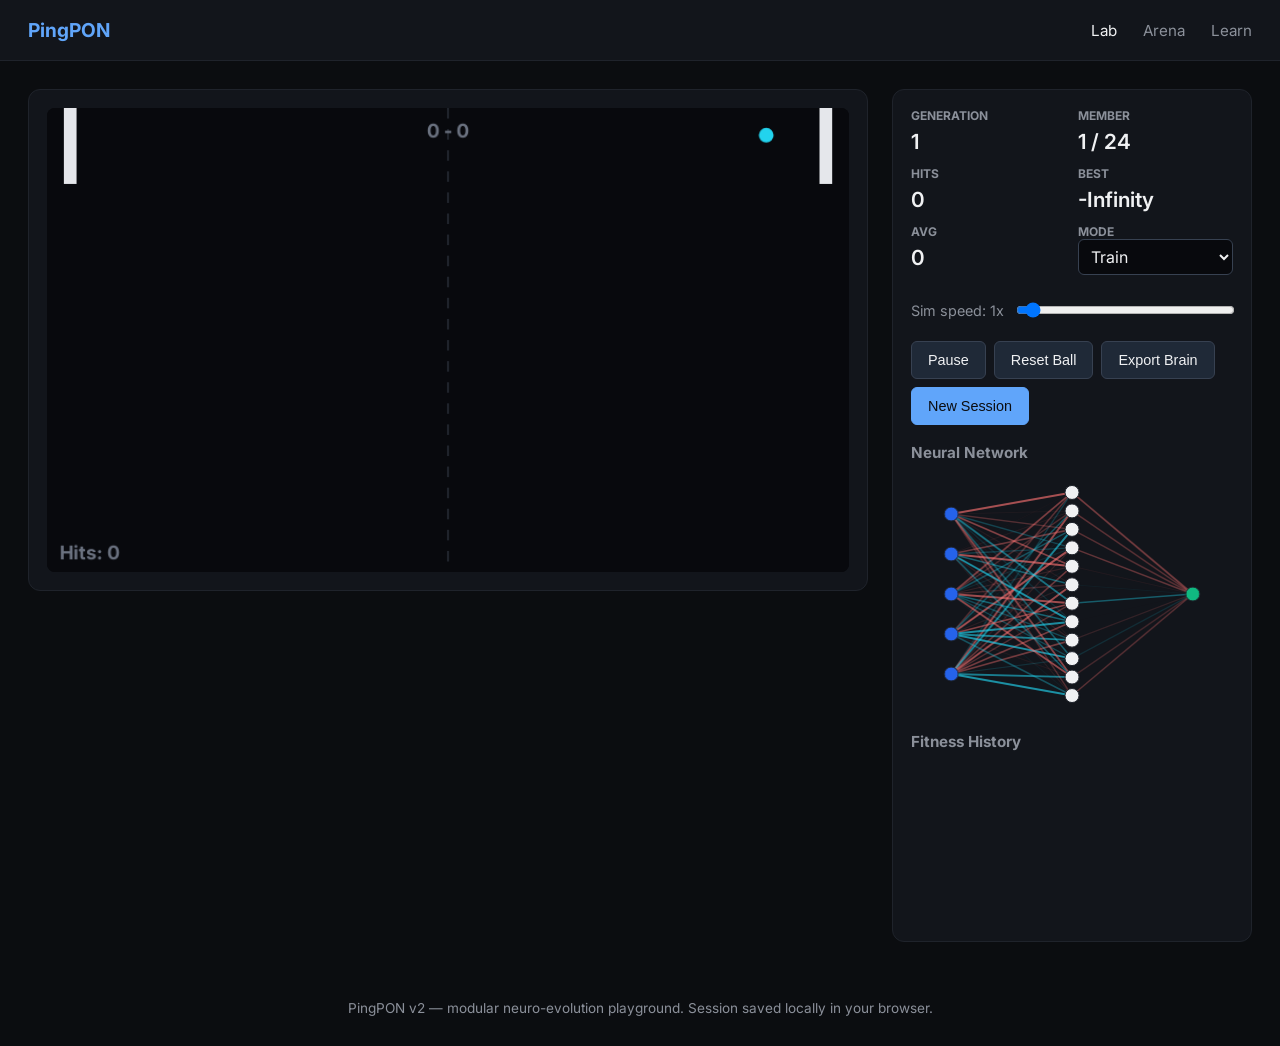
<file: index.html>
<!DOCTYPE html>
<html lang="en">
<head>
  <meta charset="UTF-8" />
  <meta name="viewport" content="width=device-width, initial-scale=1.0" />
  <title>PingPON - Neuro-Evolution Lab</title>
  <meta name="description" content="Train neural networks to play ping pong with genetic algorithms. Watch, play, and export AI players." />
  <link rel="preconnect" href="https://fonts.googleapis.com">
  <link href="https://fonts.googleapis.com/css2?family=Inter:wght@400;600;700&display=swap" rel="stylesheet">
  <link rel="stylesheet" href="style.css" />
</head>
<body>
  <nav>
    <div class="brand">PingPON</div>
    <div>
      <a href="index.html" class="active">Lab</a>
      <a href="arena.html">Arena</a>
      <a href="learn.html">Learn</a>
    </div>
  </nav>

  <main>
    <div>
      <div class="game-card">
        <canvas id="game" width="760" height="440"></canvas>
      </div>
    </div>

    <div class="panel">
      <div class="stats">
        <div class="stat"><h4>Generation</h4><p id="gen">1</p></div>
        <div class="stat"><h4>Member</h4><p id="member">1 / 24</p></div>
        <div class="stat"><h4>Hits</h4><p id="hits">0</p></div>
        <div class="stat"><h4>Best</h4><p id="best">0</p></div>
        <div class="stat"><h4>Avg</h4><p id="avg">0</p></div>
        <div class="stat"><h4>Mode</h4>
          <select id="mode">
            <option value="train">Train</option>
            <option value="best">Watch Best</option>
            <option value="ai-vs-ai">AI vs AI</option>
          </select>
        </div>
      </div>

      <div class="controls">
        <label for="speed">Sim speed: <span id="speedVal">1</span>x</label>
        <input id="speed" type="range" min="1" max="32" value="1" />
      </div>

      <div class="actions">
        <button id="pause">Pause</button>
        <button id="reset">Reset Ball</button>
        <button id="save-brain">Export Brain</button>
        <button id="new-session" class="accent">New Session</button>
      </div>

      <div class="visualizer">
        <h3>Neural Network</h3>
        <canvas id="net-canvas"></canvas>
      </div>

      <div class="visualizer">
        <h3>Fitness History</h3>
        <canvas id="graph-canvas"></canvas>
      </div>
    </div>
  </main>

  <footer>
    PingPON v2 — modular neuro-evolution playground. Session saved locally in your browser.
  </footer>

  <script src="src/NeuralNet.js?v=2"></script>
  <script src="src/Game.js?v=2"></script>
  <script src="src/Population.js?v=2"></script>
  <script src="src/Renderer.js?v=2"></script>
  <script src="src/Storage.js?v=2"></script>
  <script src="src/UI.js?v=2"></script>
  <script src="app.js?v=2"></script>
</body>
</html>
</file>
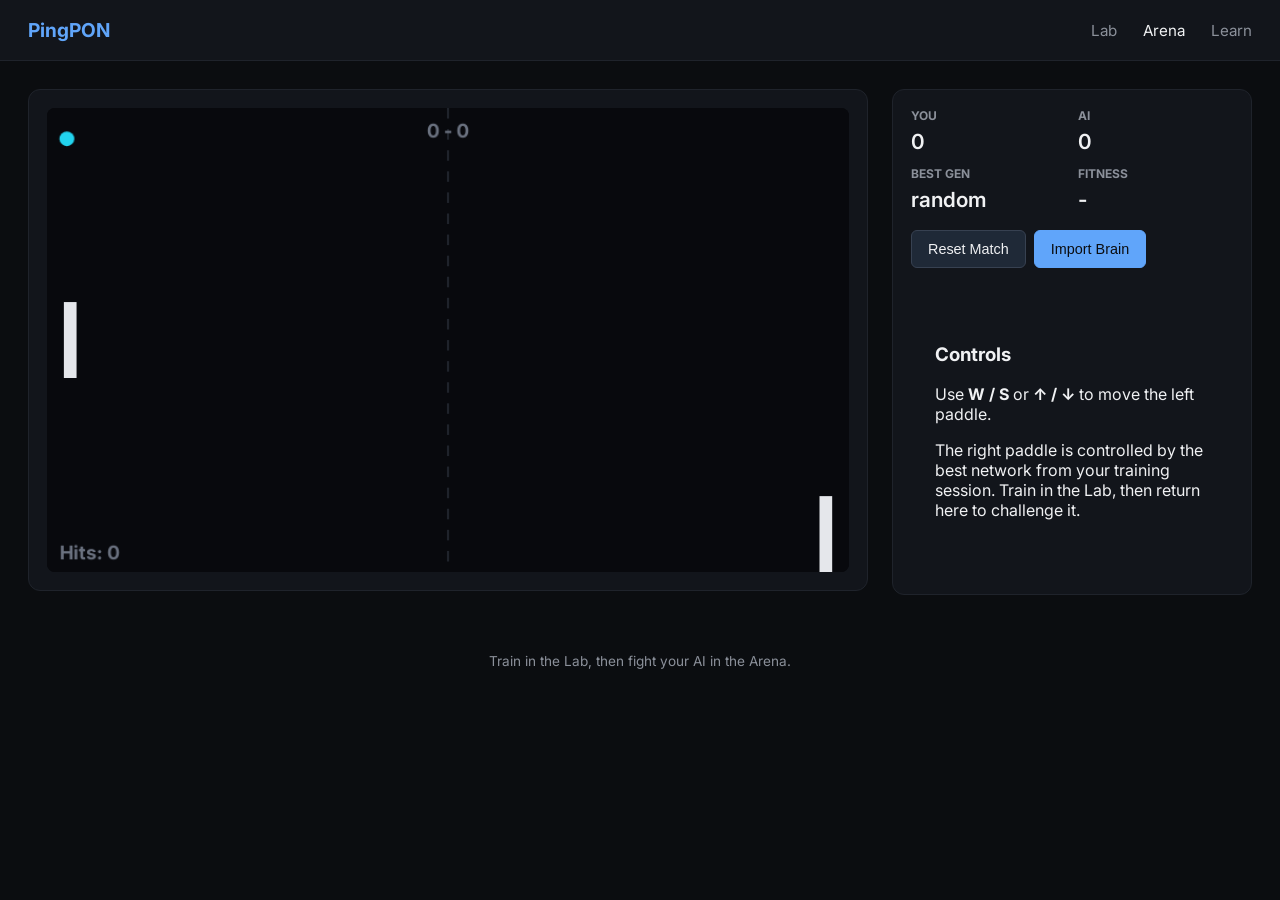
<file: arena.html>
<!DOCTYPE html>
<html lang="en">
<head>
  <meta charset="UTF-8" />
  <meta name="viewport" content="width=device-width, initial-scale=1.0" />
  <title>PingPON - Arena</title>
  <meta name="description" content="Play ping pong against the best trained AI." />
  <link rel="preconnect" href="https://fonts.googleapis.com">
  <link href="https://fonts.googleapis.com/css2?family=Inter:wght@400;600;700&display=swap" rel="stylesheet">
  <link rel="stylesheet" href="style.css" />
</head>
<body>
  <nav>
    <div class="brand">PingPON</div>
    <div>
      <a href="index.html">Lab</a>
      <a href="arena.html" class="active">Arena</a>
      <a href="learn.html">Learn</a>
    </div>
  </nav>

  <main>
    <div>
      <div class="game-card">
        <canvas id="game" width="760" height="440"></canvas>
      </div>
    </div>

    <div class="panel">
      <div class="stats">
        <div class="stat"><h4>You</h4><p id="leftScore">0</p></div>
        <div class="stat"><h4>AI</h4><p id="rightScore">0</p></div>
        <div class="stat"><h4>Best Gen</h4><p id="bestGen">-</p></div>
        <div class="stat"><h4>Fitness</h4><p id="bestFit">-</p></div>
      </div>

      <div class="actions">
        <button id="reset">Reset Match</button>
        <button id="import-brain" class="accent">Import Brain</button>
        <input type="file" id="brain-file" accept="application/json" style="display:none">
      </div>

      <div class="arena-help">
        <h3>Controls</h3>
        <p>Use <strong>W / S</strong> or <strong>↑ / ↓</strong> to move the left paddle.</p>
        <p>The right paddle is controlled by the best network from your training session. Train in the Lab, then return here to challenge it.</p>
      </div>
    </div>
  </main>

  <footer>
    Train in the Lab, then fight your AI in the Arena.
  </footer>

  <script src="src/NeuralNet.js?v=2"></script>
  <script src="src/Game.js?v=2"></script>
  <script src="src/Storage.js?v=2"></script>
  <script src="arena.js?v=2"></script>
</body>
</html>
</file>
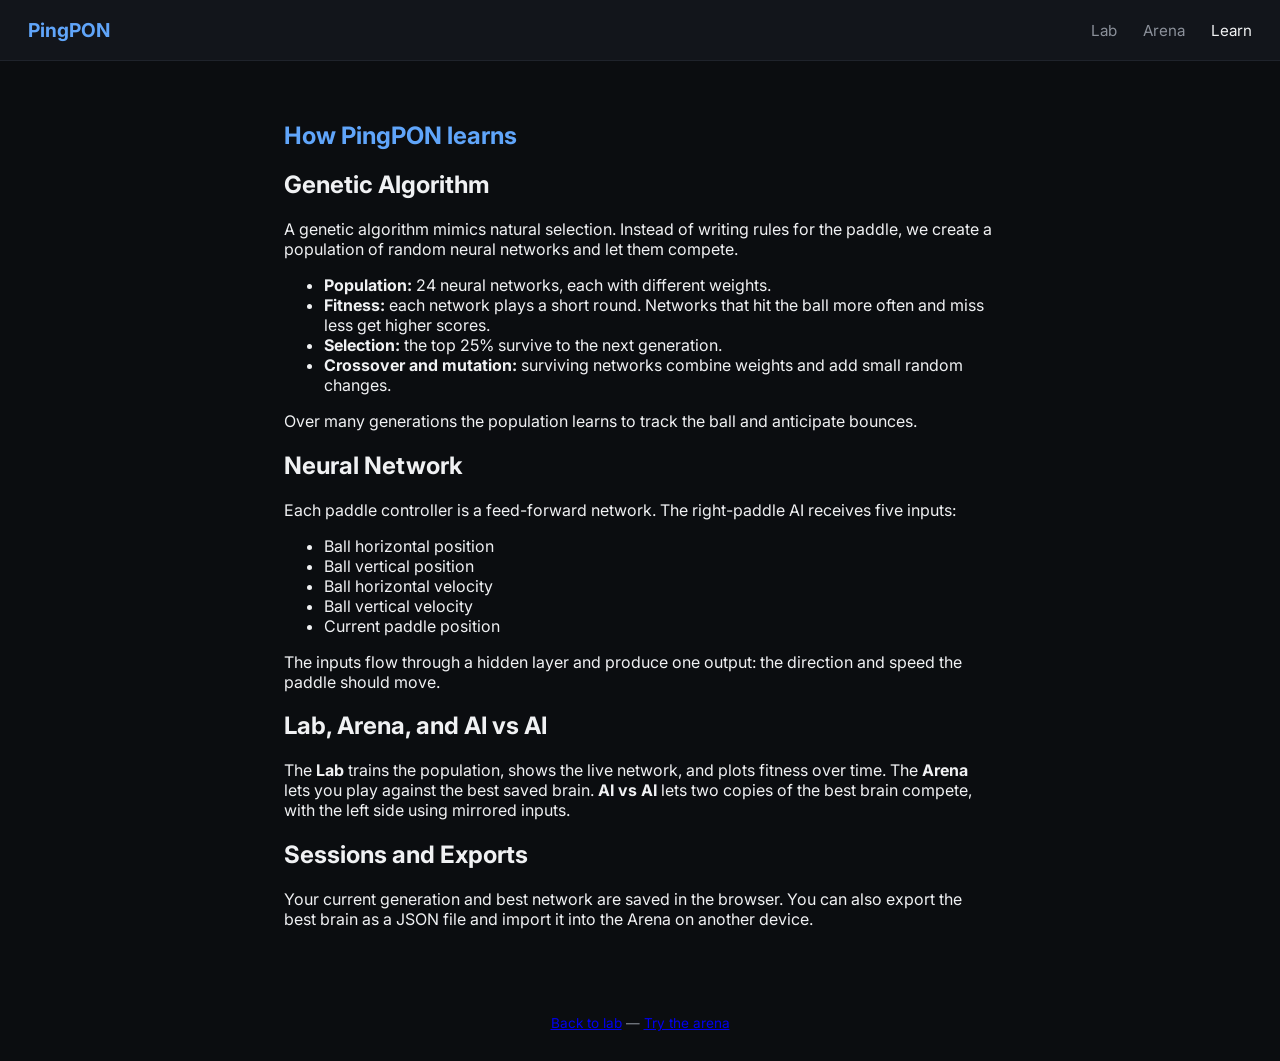
<file: learn.html>
<!DOCTYPE html>
<html lang="en">
<head>
  <meta charset="UTF-8" />
  <meta name="viewport" content="width=device-width, initial-scale=1.0" />
  <title>PingPON - Learn</title>
  <meta name="description" content="Learn how the PingPON AI uses genetic algorithms and neural networks." />
  <link rel="preconnect" href="https://fonts.googleapis.com">
  <link href="https://fonts.googleapis.com/css2?family=Inter:wght@400;600;700&display=swap" rel="stylesheet">
  <link rel="stylesheet" href="style.css" />
</head>
<body>
  <nav>
    <div class="brand">PingPON</div>
    <div>
      <a href="index.html">Lab</a>
      <a href="arena.html">Arena</a>
      <a href="learn.html" class="active">Learn</a>
    </div>
  </nav>

  <article class="learn">
    <h1>How PingPON learns</h1>

    <h2>Genetic Algorithm</h2>
    <p>A genetic algorithm mimics natural selection. Instead of writing rules for the paddle, we create a population of random neural networks and let them compete.</p>
    <ul>
      <li><strong>Population:</strong> 24 neural networks, each with different weights.</li>
      <li><strong>Fitness:</strong> each network plays a short round. Networks that hit the ball more often and miss less get higher scores.</li>
      <li><strong>Selection:</strong> the top 25% survive to the next generation.</li>
      <li><strong>Crossover and mutation:</strong> surviving networks combine weights and add small random changes.</li>
    </ul>
    <p>Over many generations the population learns to track the ball and anticipate bounces.</p>

    <h2>Neural Network</h2>
    <p>Each paddle controller is a feed-forward network. The right-paddle AI receives five inputs:</p>
    <ul>
      <li>Ball horizontal position</li>
      <li>Ball vertical position</li>
      <li>Ball horizontal velocity</li>
      <li>Ball vertical velocity</li>
      <li>Current paddle position</li>
    </ul>
    <p>The inputs flow through a hidden layer and produce one output: the direction and speed the paddle should move.</p>

    <h2>Lab, Arena, and AI vs AI</h2>
    <p>The <strong>Lab</strong> trains the population, shows the live network, and plots fitness over time. The <strong>Arena</strong> lets you play against the best saved brain. <strong>AI vs AI</strong> lets two copies of the best brain compete, with the left side using mirrored inputs.</p>

    <h2>Sessions and Exports</h2>
    <p>Your current generation and best network are saved in the browser. You can also export the best brain as a JSON file and import it into the Arena on another device.</p>
  </article>

  <footer>
    <a href="index.html">Back to lab</a> — <a href="arena.html">Try the arena</a>
  </footer>
</body>
</html>
</file>
<file: style.css>
:root {
  --bg: #0b0d10;
  --surface: #12151b;
  --text: #f0f1f3;
  --muted: #8b909a;
  --accent: #60a5fa;
  --accent-2: #22d3ee;
  --danger: #f87171;
  --border: #1f232b;
}

* { box-sizing: border-box; }

body {
  margin: 0;
  background: var(--bg);
  color: var(--text);
  font-family: 'Inter', system-ui, -apple-system, BlinkMacSystemFont, sans-serif;
}

nav {
  display: flex;
  justify-content: space-between;
  align-items: center;
  padding: 18px 28px;
  background: var(--surface);
  border-bottom: 1px solid var(--border);
}

nav .brand {
  font-weight: 700;
  font-size: 1.2rem;
  color: var(--accent);
}

nav a {
  color: var(--muted);
  text-decoration: none;
  margin-left: 22px;
  font-size: 0.95rem;
}

nav a:hover, nav a.active { color: var(--text); }

main {
  display: grid;
  grid-template-columns: 1fr 360px;
  gap: 24px;
  padding: 28px;
  max-width: 1400px;
  margin: 0 auto;
}

@media (max-width: 960px) {
  main { grid-template-columns: 1fr; }
}

.game-card, .panel {
  background: var(--surface);
  border: 1px solid var(--border);
  border-radius: 12px;
  padding: 18px;
}

canvas {
  display: block;
  width: 100%;
  background: #08090d;
  border-radius: 8px;
}

.stats {
  display: grid;
  grid-template-columns: 1fr 1fr;
  gap: 12px;
  margin-bottom: 18px;
}

.stat h4 {
  margin: 0;
  font-size: 0.75rem;
  color: var(--muted);
  text-transform: uppercase;
}

.stat p {
  margin: 6px 0 0;
  font-size: 1.3rem;
  font-weight: 600;
}

select, input[type="range"] {
  width: 100%;
  background: #08090d;
  color: var(--text);
  border: 1px solid #374151;
  border-radius: 6px;
  padding: 6px 8px;
  font: inherit;
}

.controls {
  display: grid;
  grid-template-columns: auto 1fr;
  align-items: center;
  gap: 10px;
  margin-bottom: 14px;
}

.controls label {
  color: var(--muted);
  font-size: 0.9rem;
}

.actions {
  display: flex;
  flex-wrap: wrap;
  gap: 8px;
  margin-bottom: 16px;
}

button {
  background: #1f2937;
  color: var(--text);
  border: 1px solid #374151;
  padding: 10px 16px;
  border-radius: 6px;
  cursor: pointer;
  font-size: 0.9rem;
}

button:hover { background: #273142; }
button.accent { background: var(--accent); color: #0b0d10; border-color: var(--accent); }
button.accent:hover { filter: brightness(1.1); }

.visualizer {
  margin-top: 18px;
}

.visualizer h3 {
  margin: 0 0 12px;
  font-size: 0.95rem;
  color: var(--muted);
}

#net-canvas {
  background: transparent;
  height: 240px;
}

#graph-canvas {
  background: transparent;
  height: 160px;
}

.learn, .arena-help {
  max-width: 760px;
  margin: 0 auto;
  padding: 40px 24px;
}

.learn h1, .arena-help h1 { color: var(--accent); }

footer {
  text-align: center;
  color: var(--muted);
  padding: 30px;
  font-size: 0.85rem;
}
</file>
